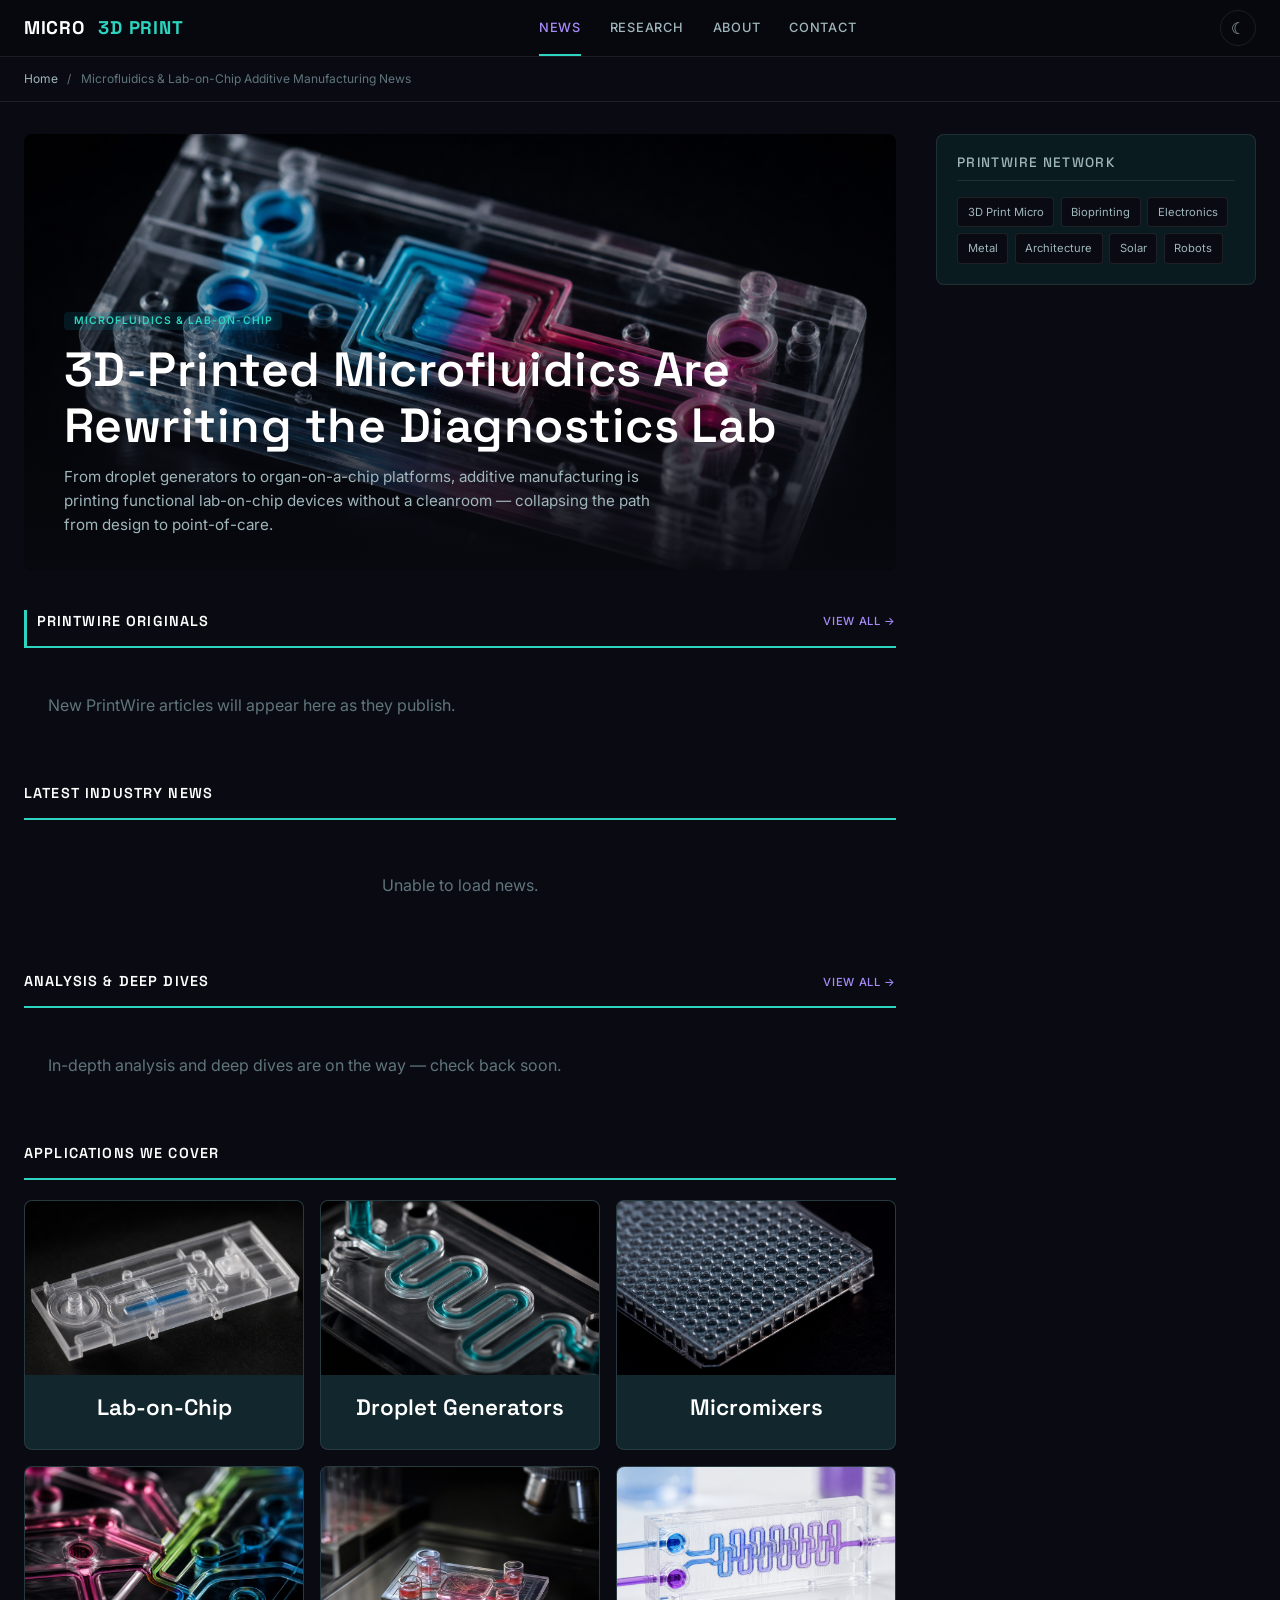
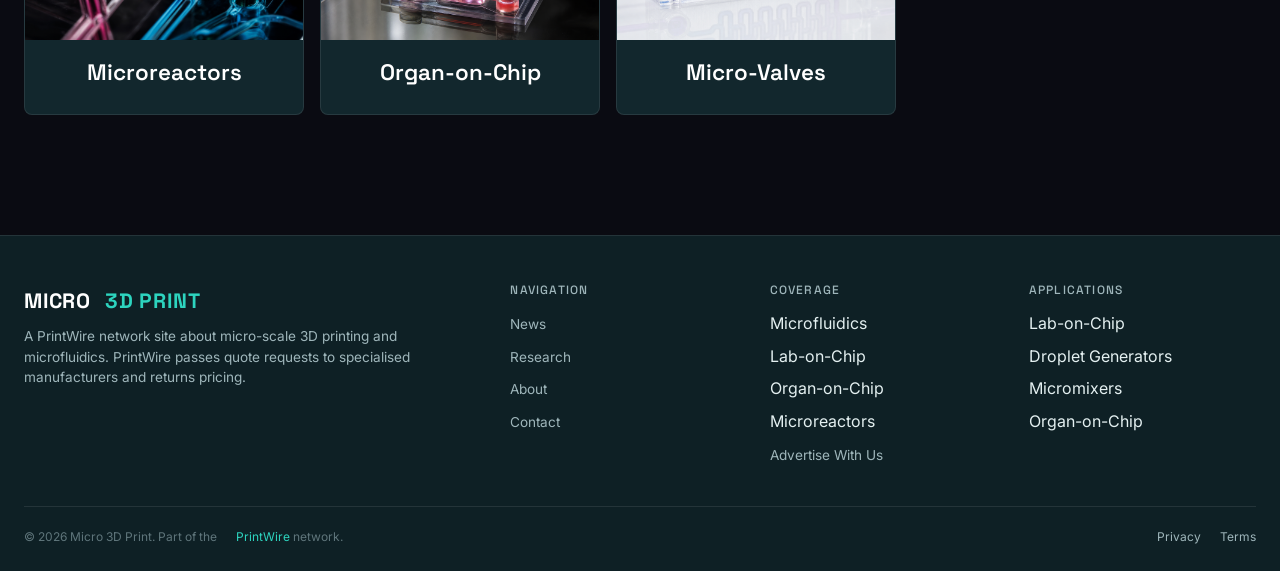
<file: static/index.html>
<!DOCTYPE html>
<html lang="en">
<head>
  <meta charset="UTF-8">
  <meta name="viewport" content="width=device-width, initial-scale=1.0">
  <meta name="description" content="Micro 3D Print is a PrintWire network site about micro-scale 3D printing and microfluidics. PrintWire passes quote requests to specialised manufacturers and returns pricing. PrintWire does not manufacture parts itself.">
  <title>Micro 3D Print | Micro-scale 3D printing and microfluidics</title>
  <link rel="preconnect" href="https://fonts.googleapis.com">
  <link rel="preconnect" href="https://fonts.gstatic.com" crossorigin>
  <link href="https://fonts.googleapis.com/css2?family=Space+Grotesk:wght@500;600;700&family=Inter:wght@400;500;600&display=swap" rel="stylesheet">
  <link rel="stylesheet" href="css/editorial.css">
  <link rel="icon" type="image/svg+xml" href="/favicon.svg">
  <meta property="og:type" content="website">
  <meta property="og:title" content="Micro 3D Print | Micro-scale 3D printing and microfluidics">
  <meta property="og:description" content="Micro 3D Print is a PrintWire network site about micro-scale 3D printing and microfluidics. PrintWire passes quote requests to specialised manufacturers and returns pricing. PrintWire does not manufacture parts itself.">
  <meta property="og:image" content="https://micro3dprint.com/images/l01_hero_labonchip.png">
  <meta property="og:url" content="https://micro3dprint.com/">
  <meta name="twitter:card" content="summary_large_image">
  <meta name="twitter:image" content="https://micro3dprint.com/images/l01_hero_labonchip.png">
</head>
<body>

<header class="ed-header">
  <div class="ed-header-inner">
    <a href="index.html" class="ed-logo">
      MICRO&nbsp;<span class="ed-logo-accent">3D&nbsp;PRINT</span>
    </a>
    <button class="ed-nav-toggle" aria-label="Menu" onclick="document.querySelector('.ed-nav').classList.toggle('open')">&#9776;</button>
    <nav class="ed-nav">
      <a href="index.html" class="active">News</a>
      <a href="/articles/">Research</a>
      <a href="about.html">About</a>
      <a href="contact.html">Contact</a>
    </nav>
    <button class="ed-theme-toggle" id="themeToggle" aria-label="Toggle light/dark mode" title="Toggle light/dark mode">&#9790;</button>
  </div>
</header>

<div class="ed-breadcrumbs">
  <a href="index.html">Home</a> <span>/</span> Microfluidics &amp; Lab-on-Chip Additive Manufacturing News
</div>

<div class="ed-layout">
  <div class="ed-main">

    <article class="ed-hero">
      <img src="images/l01_hero_labonchip.png" alt="Microfluidics & Lab-on-Chip">
      <div class="ed-hero-overlay"></div>
      <div class="ed-hero-content">
        <span class="ed-badge">Microfluidics & Lab-on-Chip</span>
        <h1>3D-Printed Microfluidics Are Rewriting the Diagnostics Lab</h1>
        <p class="ed-hero-excerpt">From droplet generators to organ-on-a-chip platforms, additive manufacturing is printing functional lab-on-chip devices without a cleanroom — collapsing the path from design to point-of-care.</p>
      </div>
    </article>


    <div class="ed-section-label" style="border-left:3px solid var(--accent);padding-left:0.6rem;">
      PrintWire Originals
      <a href="/articles/">View All &rarr;</a>
    </div>
    <div class="ed-card-grid" id="pwOriginals">
      <div style="grid-column:1/-1;text-align:center;padding:2rem;color:var(--text-faint);">Loading PrintWire articles…</div>
    </div>

    <div class="ed-section-label">
      Latest Industry News
      
    </div>
    <div class="ed-card-grid" id="newsGrid">
      <div style="grid-column: 1/-1; text-align:center; padding:2rem; color:var(--text-faint);">Loading latest news…</div>
    </div>

    <div class="ed-section-label">
      Analysis &amp; Deep Dives
      <a href="/articles/">View All &rarr;</a>
    </div>
    <div class="ed-list" id="pwDeepDives">
      <div style="padding:1.5rem;color:var(--text-faint);">Loading analysis…</div>
    </div>

    <div class="ed-section-label">
      Applications We Cover
    </div>
    <div class="ed-card-grid" style="grid-template-columns: repeat(3, 1fr); gap: 1rem; margin-bottom: 2.5rem;">
      <div class="ed-card" style="text-align:center;">
        <img class="ed-card-img" src="images/l05_diag_cartridge.png" alt="Lab-on-Chip">
        <div class="ed-card-body"><h3>Lab-on-Chip</h3></div>
      </div>
      <div class="ed-card" style="text-align:center;">
        <img class="ed-card-img" src="images/l06_micro_mixer.png" alt="Droplet Generators">
        <div class="ed-card-body"><h3>Droplet Generators</h3></div>
      </div>
      <div class="ed-card" style="text-align:center;">
        <img class="ed-card-img" src="images/l07_biochip_macro.png" alt="Micromixers">
        <div class="ed-card-body"><h3>Micromixers</h3></div>
      </div>
      <div class="ed-card" style="text-align:center;">
        <img class="ed-card-img" src="images/l02_micro_channels.png" alt="Microreactors">
        <div class="ed-card-body"><h3>Microreactors</h3></div>
      </div>
      <div class="ed-card" style="text-align:center;">
        <img class="ed-card-img" src="images/l04_organ_chip.png" alt="Organ-on-Chip">
        <div class="ed-card-body"><h3>Organ-on-Chip</h3></div>
      </div>
      <div class="ed-card" style="text-align:center;">
        <img class="ed-card-img" src="images/mp04_micro_mixer.png" alt="Micro-Valves">
        <div class="ed-card-body"><h3>Micro-Valves</h3></div>
      </div>
    </div>


  </div>

  <aside class="ed-sidebar">





    <div class="ed-sidebar-block">
      <h4>PrintWire Network</h4>
      <div class="ed-network-links">
        <a href="https://3dprintmicro.com">3D Print Micro</a>
        <a href="https://3dprinttissue.com">Bioprinting</a>
        <a href="https://3dprintcircuitry.com">Electronics</a>
        <a href="https://dmls3d.com">Metal</a>
        <a href="https://3dprintarchitecture.com">Architecture</a>
        <a href="https://3dprintsolar.com">Solar</a>
        <a href="https://3dprintrobots.com">Robots</a>
      </div>
    </div>


  </aside>
</div>

<footer class="ed-footer">
  <div class="ed-footer-inner">
    <div class="ed-footer-brand">
      <div class="ed-logo" style="font-size:1.3rem; margin-bottom: 0.5rem;">MICRO&nbsp;<span class="ed-logo-accent">3D&nbsp;PRINT</span></div>
      <p>A PrintWire network site about micro-scale 3D printing and microfluidics. PrintWire passes quote requests to specialised manufacturers and returns pricing.</p>
    </div>
    <div>
      <h4>Navigation</h4>
      <ul>
        <li><a href="index.html">News</a></li>
        <li><a href="/articles/">Research</a></li>
        <li><a href="about.html">About</a></li>
        <li><a href="contact.html">Contact</a></li>
      </ul>
    </div>
    <div>
      <h4>Coverage</h4>
      <ul>
        <li>Microfluidics</li>
        <li>Lab-on-Chip</li>
        <li>Organ-on-Chip</li>
        <li>Microreactors</li>
        <li><a href="advertise.html">Advertise With Us</a></li>
      </ul>
    </div>
    <div>
      <h4>Applications</h4>
      <ul>
        <li>Lab-on-Chip</li>
        <li>Droplet Generators</li>
        <li>Micromixers</li>
        <li>Organ-on-Chip</li>
      </ul>
    </div>
  </div>
  <div class="ed-footer-bottom">
    <span>&copy; 2026 Micro 3D Print. Part of the <a href="https://3dprint.space" style="color:var(--accent);">PrintWire</a> network.</span>
    <span>
      <a href="/privacy.html">Privacy</a>
      <a href="/terms.html">Terms</a>
    </span>
  </div>
</footer>

<script>
document.querySelector('.ed-nav-toggle')?.addEventListener('click', () => {
  document.querySelector('.ed-nav').classList.toggle('open');
});

(function() {
  const btn = document.getElementById('themeToggle');
  const root = document.documentElement;
  function setTheme(theme) {
    root.setAttribute('data-theme', theme);
    localStorage.setItem('ed-theme', theme);
    btn.innerHTML = theme === 'dark' ? '&#9790;' : '&#9728;';
    btn.title = theme === 'dark' ? 'Switch to light mode' : 'Switch to dark mode';
  }
  const saved = localStorage.getItem('ed-theme');
  setTheme(saved || 'dark');
  btn.addEventListener('click', () => {
    const current = root.getAttribute('data-theme') || 'light';
    setTheme(current === 'dark' ? 'light' : 'dark');
  });
})();

(function() {
  var grid = document.getElementById('newsGrid');
  var orig = document.getElementById('pwOriginals');

  var feeds = [
    { url: 'https://news.google.com/rss/search?q=3D+printed+microfluidics+lab+on+a+chip&hl=en-US&gl=US&ceid=US:en', name: 'Google News' },
    { url: 'https://news.google.com/rss/search?q=3D+printed+microfluidic+device+organ+on+chip&hl=en-US&gl=US&ceid=US:en', name: 'Google News' },
    { url: 'https://news.google.com/rss/search?q=microreactor+micromixer+droplet+3D+printing&hl=en-US&gl=US&ceid=US:en', name: 'Google News' },
    { url: 'https://3dprintingindustry.com/feed/', name: '3DPI' }
  ];

    function bestImg(item){
    var raw = '';
    var html = item.content || item.description || '';
    var m = html.match(/<img[^>]+src=["']([^"'>]+)["']/i);
    if (m) raw = m[1];
    if (!raw) raw = (item.enclosure && item.enclosure.link) || item.thumbnail || '';
    if (!raw) return '';
    var full = raw.replace(/-\d{2,4}x\d{2,4}(?=\.(jpg|jpeg|png|webp|gif)(\?|$))/i, '');
    return 'https://wsrv.nl/?url=' + encodeURIComponent(full) + '&w=800&h=534&fit=cover&a=attention&output=jpg&q=82';
  }
  var api = 'https://api.rss2json.com/v1/api.json?rss_url=';
  var rss = [];
  var localArts = [];
  var loaded = 0;
  var total = feeds.length;
  var fallbackImgs = ['images/mp01_microfluidic_chip.png','images/mp02_channel_network.png','images/mp03_droplet_junction.png','images/mp04_micro_mixer.png','images/mp05_microreactor.png','images/mp06_micro_valve.png','images/mp07_organ_chip.png','images/mp08_capillary.png','images/mp09_micro_manifold.png'];

  function stripHtml(html) {
    var d = document.createElement('div'); d.innerHTML = html;
    return d.textContent || '';
  }
  function esc(s) {
    var d = document.createElement('div'); d.appendChild(document.createTextNode(s));
    return d.innerHTML;
  }
  function card(a, i) {
    var img = a.img || fallbackImgs[i % fallbackImgs.length];
    var fb = fallbackImgs[(i+1) % fallbackImgs.length];
    var open = a.local
      ? 'onclick="location.href=\'' + esc(a.link) + '\'"'
      : 'onclick="window.open(\'' + esc(a.link) + '\',\'_blank\',\'noopener\')"';
    var linkAttrs = a.local ? 'href="' + esc(a.link) + '"'
      : 'href="' + esc(a.link) + '" target="_blank" rel="noopener"';
    var badge = a.local
      ? '<span class="ed-badge" style="background:var(--accent);color:#fff;">' + esc(a.source) + '</span>'
      : '<span class="ed-badge">' + esc(a.source) + '</span>';
    return '<article class="ed-card" style="cursor:pointer" ' + open + '>' +
      '<img class="ed-card-img" src="' + esc(img) + '" alt="" loading="lazy" onerror="this.onerror=null;this.src=\'' + fb + '\'">' +
      '<div class="ed-card-body">' + badge +
        '<div class="ed-card-meta">' + esc(a.dateStr || '') + '</div>' +
        '<h3><a ' + linkAttrs + ' onclick="event.stopPropagation()">' + esc(a.title) + '</a></h3>' +
        '<p class="ed-card-excerpt">' + esc(a.desc) + '</p>' +
      '</div></article>';
  }

  var localReady = fetch('network.json', { cache: 'no-store' })
    .then(function(r){ return r.ok ? r.json() : []; })
    .then(function(items){
      (items || []).forEach(function(it, i){
        localArts.push({ title: it.title, link: it.url, desc: it.summary || '',
          date: it.iso, dateStr: it.date, source: (it.origin || 'PrintWire'), local: true,
          img: it.img || fallbackImgs[i % fallbackImgs.length] });
      });
      if (orig) {
        orig.innerHTML = localArts.length
          ? localArts.slice(0, 6).map(card).join('')
          : '<div style="grid-column:1/-1;padding:1.5rem;color:var(--text-faint);">New PrintWire articles will appear here as they publish.</div>';
      }
    })
    .catch(function(){ if (orig) orig.innerHTML = ''; });

  var timeout = setTimeout(finish, 8000);
  feeds.forEach(function(feed) {
    fetch(api + encodeURIComponent(feed.url))
      .then(function(r){ return r.json(); })
      .then(function(data){
        if (data.status === 'ok' && data.items) {
          data.items.forEach(function(item){
            rss.push({ title: item.title, link: item.link,
              desc: stripHtml(item.description).substring(0,140) + '…',
              date: item.pubDate, source: feed.name, local: false,
              img: bestImg(item) });
          });
        }
      })
      .catch(function(){})
      .then(function(){ loaded++; if (loaded === total) { clearTimeout(timeout); finish(); } });
  });

  var done = false;
  function finish(){ if (done) return; done = true; localReady.then(render); }
  function render(){
    if (!grid) return;
    var merged = localArts.concat(rss);
    merged.forEach(function(a){ if (!a.dateStr && a.date) a.dateStr = new Date(a.date).toLocaleDateString('en-US',{year:'numeric',month:'short',day:'numeric'}); });
    merged.sort(function(a,b){ return new Date(b.date) - new Date(a.date); });
    var top = merged.slice(0, 8);
    grid.innerHTML = top.length
      ? top.map(card).join('')
      : '<div style="grid-column:1/-1;text-align:center;padding:2rem;color:var(--text-faint);">Unable to load news.</div>';
  }
})();

// -- Analysis & Deep Dives: PrintWire catalog in list format --
(function(){
  var box = document.getElementById('pwDeepDives');
  if (!box) return;
  function esc(s){var d=document.createElement('div');d.appendChild(document.createTextNode(s==null?'':s));return d.innerHTML;}
  var empty = '<div style="padding:1.5rem;color:var(--text-faint);">In-depth analysis and deep dives are on the way — check back soon.</div>';
  fetch('network.json',{cache:'no-store'})
    .then(function(r){ return r.ok ? r.json() : []; })
    .then(function(items){
      items = (items || []).slice();
      items.sort(function(a,b){ return (b.iso||'').localeCompare(a.iso||''); });
      if (!items.length){ box.innerHTML = empty; return; }
      box.innerHTML = items.slice(0,8).map(function(a){
        var img = a.img ? '<img src="'+esc(a.img)+'" alt="" loading="lazy">' : '';
        var meta = esc(a.date||'') + (a.origin ? ' · '+esc(a.origin) : '');
        return '<article class="ed-list-item">'+img+'<div>'+
          '<div class="ed-card-meta">'+meta+'</div>'+
          '<h3><a href="'+esc(a.url)+'">'+esc(a.title)+'</a></h3>'+
          '<p class="ed-card-excerpt">'+esc(a.summary||'')+'</p>'+
          '</div></article>';
      }).join('');
    })
    .catch(function(){ box.innerHTML = empty; });
})();
</script>
</body>
</html>
</file>
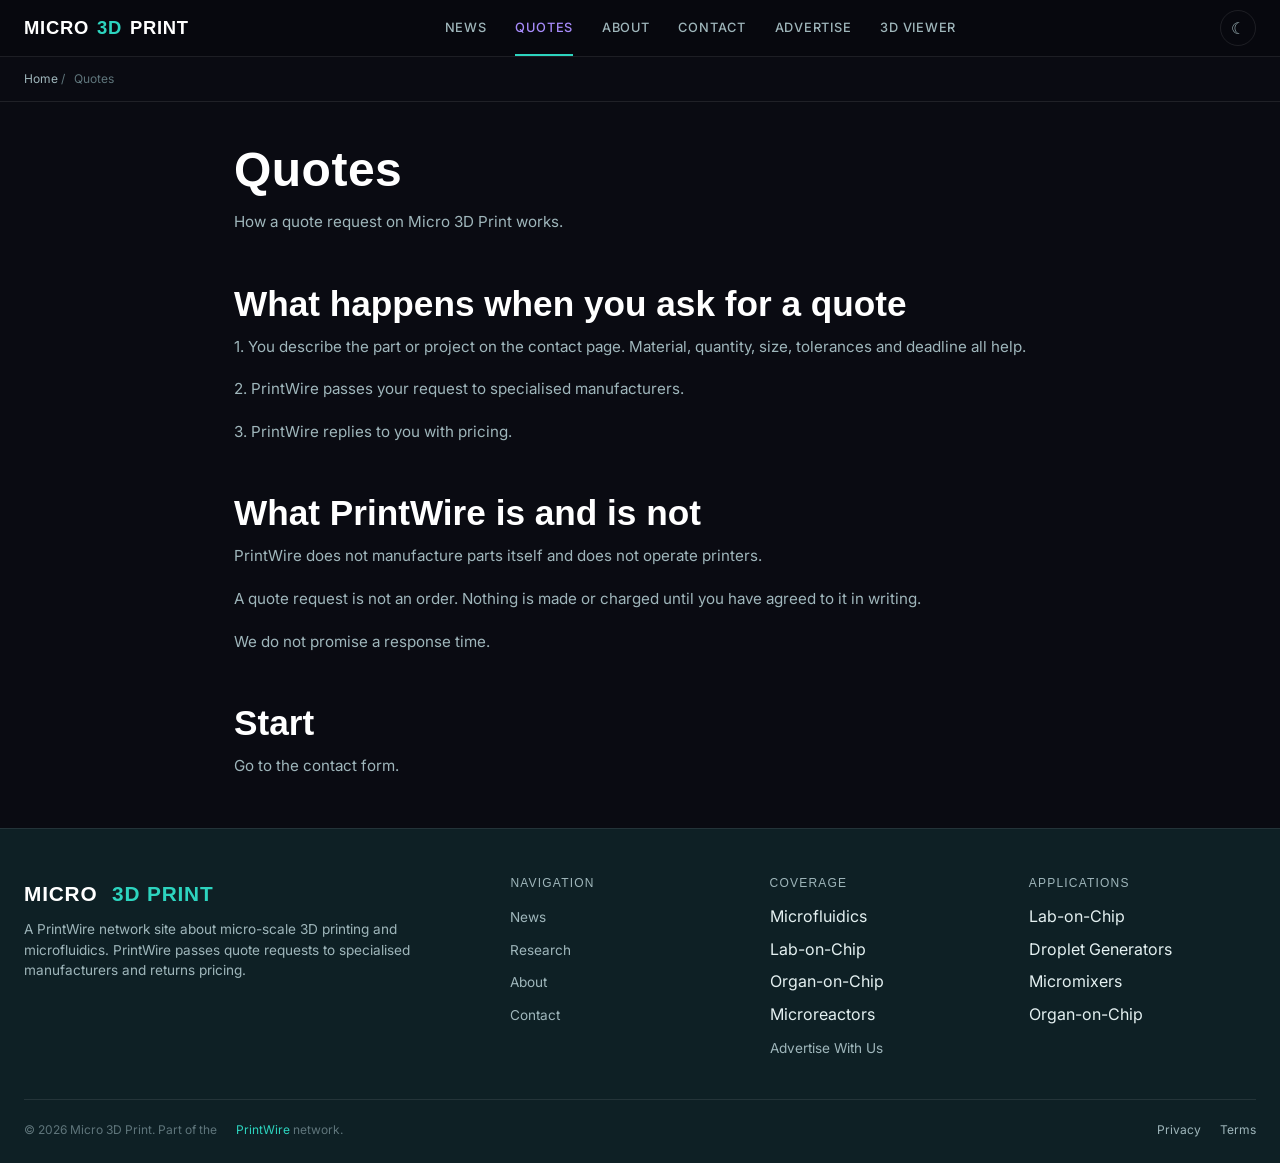
<file: static/services.html>
<!DOCTYPE html>
<html lang="en">
<head>
    <meta charset="UTF-8">
    <meta name="viewport" content="width=device-width, initial-scale=1.0">
    <meta name="description" content="How quote requests work on Micro 3D Print. PrintWire passes requests to specialised manufacturers and replies with pricing.">
    <meta property="og:title" content="Quotes | Micro 3D Print">
    <meta property="og:description" content="How quote requests work on Micro 3D Print. PrintWire passes requests to specialised manufacturers and replies with pricing.">
    <meta property="og:type" content="website">
    <meta property="og:image" content="images/13-batch-build-plate-overhead.png">
    <title>Quotes | Micro 3D Print</title>
    <link rel="preconnect" href="https://fonts.googleapis.com">
    <link rel="preconnect" href="https://fonts.gstatic.com" crossorigin>
    <link href="https://fonts.googleapis.com/css2?family=Inter:wght@400;500;600;700&family=Oswald:wght@400;500;600;700&display=swap" rel="stylesheet">
    <link rel="stylesheet" href="css/editorial.css">
</head>
<body>

<header class="ed-header">
  <div class="ed-header-inner">
    <a href="index.html" class="ed-logo">MICRO<span class="ed-logo-accent">3D</span>PRINT</a>
    <button class="ed-nav-toggle" aria-label="Menu" onclick="document.querySelector('.ed-nav').classList.toggle('open')">&#9776;</button>
    <nav class="ed-nav">
      <a href="index.html">News</a>
      <a href="services.html" class="active">Quotes</a>
      <a href="about.html">About</a>
      <a href="contact.html">Contact</a>
      <a href="advertise.html">Advertise</a>
      <a href="viewer.html">3D Viewer</a>
    </nav>
    <button class="ed-theme-toggle" id="themeToggle" aria-label="Toggle light/dark mode">&#9790;</button>
  </div>
</header>

<main>
  <nav class="ed-breadcrumbs">
    <a href="/">Home</a> / <span>Quotes</span>
  </nav>

  <div class="ed-content-narrow">

    <section class="ed-section" style="padding-top:2.5rem;">
      <h1 style="margin-bottom:0.75rem;">Quotes</h1>
      <p>How a quote request on Micro 3D Print works.</p>
    </section>

    <section class="ed-section">
      <h2 style="margin-bottom:0.6rem;">What happens when you ask for a quote</h2>
      <p>1. You describe the part or project on the <a href="/contact.html">contact page</a>. Material, quantity, size, tolerances and deadline all help.</p>
      <p>2. PrintWire passes your request to specialised manufacturers.</p>
      <p>3. PrintWire replies to you with pricing.</p>
    </section>

    <section class="ed-section">
      <h2 style="margin-bottom:0.6rem;">What PrintWire is and is not</h2>
      <p>PrintWire does not manufacture parts itself and does not operate printers.</p>
      <p>A quote request is not an order. Nothing is made or charged until you have agreed to it in writing.</p>
      <p>We do not promise a response time.</p>
    </section>

    <section class="ed-section">
      <h2 style="margin-bottom:0.6rem;">Start</h2>
      <p><a href="/contact.html">Go to the contact form</a>.</p>
    </section>

  </div>

</main>

<footer class="ed-footer">
  <div class="ed-footer-inner">
    <div class="ed-footer-brand">
      <div class="ed-logo" style="font-size:1.3rem; margin-bottom: 0.5rem;">MICRO&nbsp;<span class="ed-logo-accent">3D&nbsp;PRINT</span></div>
      <p>A PrintWire network site about micro-scale 3D printing and microfluidics. PrintWire passes quote requests to specialised manufacturers and returns pricing.</p>
    </div>
    <div>
      <h4>Navigation</h4>
      <ul>
        <li><a href="/">News</a></li>
        <li><a href="/articles/">Research</a></li>
        <li><a href="/about.html">About</a></li>
        <li><a href="/contact.html">Contact</a></li>
      </ul>
    </div>
    <div>
      <h4>Coverage</h4>
      <ul>
        <li>Microfluidics</li>
        <li>Lab-on-Chip</li>
        <li>Organ-on-Chip</li>
        <li>Microreactors</li>
        <li><a href="/advertise.html">Advertise With Us</a></li>
      </ul>
    </div>
    <div>
      <h4>Applications</h4>
      <ul>
        <li>Lab-on-Chip</li>
        <li>Droplet Generators</li>
        <li>Micromixers</li>
        <li>Organ-on-Chip</li>
      </ul>
    </div>
  </div>
  <div class="ed-footer-bottom">
    <span>&copy; 2026 Micro 3D Print. Part of the <a href="https://3dprint.space" style="color:var(--accent);">PrintWire</a> network.</span>
    <span>
      <a href="/privacy.html">Privacy</a>
      <a href="/terms.html">Terms</a>
    </span>
  </div>
</footer>

<script>
(function() {
  var btn = document.getElementById('themeToggle');
  var root = document.documentElement;
  function setTheme(t) { root.setAttribute('data-theme', t); localStorage.setItem('ed-theme', t); btn.innerHTML = t === 'dark' ? '&#9790;' : '&#9728;'; }
  var s = localStorage.getItem('ed-theme');
  if (s) setTheme(s); else if (window.matchMedia('(prefers-color-scheme: light)').matches) setTheme('light'); else setTheme('dark');
  btn.addEventListener('click', function() { setTheme(root.getAttribute('data-theme') === 'dark' ? 'light' : 'dark'); });
})();
</script>

</body>
</html>
</file>
<file: static/css/editorial.css>
/* ============================================
   3dprintmetal.com — Editorial Layout
   Inspired by 3dnatives.com, modernized
   ============================================ */

/* ── Shared Tokens ───────────────────────────── */
:root {
  --accent: #00a8cc;
  --accent-dark: #008fad;
  --accent-dim: rgba(0,168,204,0.12);
  --red: #e53e3e;
  --radius: 8px;
  --radius-sm: 4px;
  --font-display: 'Oswald', sans-serif;
  --font-body: 'Inter', sans-serif;
  --transition: 0.25s cubic-bezier(0.4,0,0.2,1);
}

/* ── Dark Mode (default) ─────────────────────── */
:root, [data-theme="dark"] {
  --bg: #08090f;
  --bg-surface: #0e1019;
  --bg-card: #141620;
  --bg-card-hover: #1a1d2e;
  --bg-sidebar: #0f1118;
  --text: #e2e4e8;
  --text-dim: #8a8f9d;
  --text-faint: #555a68;
  --heading: #ffffff;
  --border: rgba(255,255,255,0.06);
  --border-accent: rgba(0,168,204,0.2);
  --shadow: 0 1px 3px rgba(0,0,0,0.4);
  --shadow-hover: 0 8px 24px rgba(0,0,0,0.5);
  --header-bg: rgba(8,9,15,0.92);
  --badge-bg: rgba(0,168,204,0.12);
  --input-bg: #0a0b12;
}

/* ── Light Mode ──────────────────────────────── */
[data-theme="light"] {
  --accent: #0077a8;
  --accent-dark: #005f85;
  --accent-dim: rgba(0,119,168,0.08);
  --bg: #f5f6f8;
  --bg-surface: #ffffff;
  --bg-card: #ffffff;
  --bg-card-hover: #f0f1f3;
  --bg-sidebar: #fafbfc;
  --text: #2d3748;
  --text-dim: #5a6577;
  --text-faint: #8e96a4;
  --heading: #1a202c;
  --border: rgba(0,0,0,0.08);
  --border-accent: rgba(0,119,168,0.2);
  --shadow: 0 1px 3px rgba(0,0,0,0.06);
  --shadow-hover: 0 8px 24px rgba(0,0,0,0.1);
  --header-bg: rgba(255,255,255,0.95);
  --badge-bg: rgba(0,119,168,0.08);
  --input-bg: #f0f1f3;
}

/* System preference when no manual choice */
@media (prefers-color-scheme: light) {
  :root:not([data-theme]) {
    --accent: #0077a8;
    --accent-dark: #005f85;
    --accent-dim: rgba(0,119,168,0.08);
    --bg: #f5f6f8;
    --bg-surface: #ffffff;
    --bg-card: #ffffff;
    --bg-card-hover: #f0f1f3;
    --bg-sidebar: #fafbfc;
    --text: #2d3748;
    --text-dim: #5a6577;
    --text-faint: #8e96a4;
    --heading: #1a202c;
    --border: rgba(0,0,0,0.08);
    --border-accent: rgba(0,119,168,0.2);
    --shadow: 0 1px 3px rgba(0,0,0,0.06);
    --shadow-hover: 0 8px 24px rgba(0,0,0,0.1);
    --header-bg: rgba(255,255,255,0.95);
    --badge-bg: rgba(0,119,168,0.08);
    --input-bg: #f0f1f3;
  }
}

/* ── Reset ───────────────────────────────────── */
*,*::before,*::after { margin:0;padding:0;box-sizing:border-box; }
html { scroll-behavior:smooth; font-size:16px; }
body {
  font-family: var(--font-body);
  color: var(--text);
  background: var(--input-bg);
  line-height: 1.65;
  -webkit-font-smoothing: antialiased;
  overflow-x: hidden;
}
a { color: inherit; text-decoration: none; }
img { max-width: 100%; display: block; }

/* ── Typography ──────────────────────────────── */
h1,h2,h3,h4 { font-family: var(--font-display); font-weight: 600; line-height: 1.15; color: var(--heading); }
h1 { font-size: clamp(2rem, 5vw, 3rem); letter-spacing: 0.01em; }
h2 { font-size: clamp(1.5rem, 3.5vw, 2.2rem); }
h3 { font-size: clamp(1.1rem, 2vw, 1.4rem); }
h4 { font-size: 0.85rem; text-transform: uppercase; letter-spacing: 0.1em; color: var(--text-dim); font-weight: 500; }

/* ── Header ──────────────────────────────────── */
.ed-header {
  position: sticky; top: 0; z-index: 100;
  background: var(--header-bg);
  backdrop-filter: blur(16px);
  border-bottom: 1px solid var(--border);
}
.ed-header-inner {
  max-width: 1280px;
  margin: 0 auto;
  display: flex;
  align-items: center;
  justify-content: space-between;
  padding: 0 1.5rem;
  height: 56px;
}
.ed-logo {
  font-family: var(--font-display);
  font-size: 1.15rem;
  font-weight: 700;
  color: var(--heading);
  letter-spacing: 0.04em;
  display: flex; align-items: center; gap: 0.5rem;
}
.ed-logo-accent { color: var(--accent); }
.ed-nav { display: flex; gap: 0; align-items: center; }
.ed-nav a {
  padding: 0 0.9rem;
  font-size: 0.8rem;
  font-weight: 500;
  color: var(--text-dim);
  text-transform: uppercase;
  letter-spacing: 0.06em;
  transition: color var(--transition);
  line-height: 56px;
  position: relative;
}
.ed-nav a:hover, .ed-nav a.active { color: var(--heading); }
.ed-nav a.active::after {
  content: ''; position: absolute; bottom: 0; left: 0.9rem; right: 0.9rem;
  height: 2px; background: var(--accent);
}
.ed-nav-toggle {
  display: none; background: none; border: none; color: var(--text);
  font-size: 1.5rem; cursor: pointer; padding: 0.5rem;
}

/* Theme toggle */
.ed-theme-toggle {
  background: none; border: 1px solid var(--border);
  color: var(--text-dim); cursor: pointer;
  width: 36px; height: 36px;
  border-radius: 50%;
  display: flex; align-items: center; justify-content: center;
  font-size: 1rem;
  transition: all var(--transition);
  margin-left: 0.5rem;
  flex-shrink: 0;
}
.ed-theme-toggle:hover { border-color: var(--accent); color: var(--accent); }

/* ── Breadcrumbs ─────────────────────────────── */
.ed-breadcrumbs {
  max-width: 1280px; margin: 0 auto;
  padding: 0.75rem 1.5rem;
  font-size: 0.75rem;
  color: var(--text-faint);
  border-bottom: 1px solid var(--border);
}
.ed-breadcrumbs a { color: var(--text-dim); transition: color var(--transition); }
.ed-breadcrumbs a:hover { color: var(--accent); }
.ed-breadcrumbs span { margin: 0 0.4rem; }

/* ── Layout ──────────────────────────────────── */
.ed-layout {
  max-width: 1280px;
  margin: 0 auto;
  display: grid;
  grid-template-columns: 1fr 320px;
  gap: 2.5rem;
  padding: 2rem 1.5rem;
  align-items: start;
}
.ed-main { min-width: 0; }
.ed-sidebar { position: sticky; top: 72px; }

/* ── Hero / Featured Story ───────────────────── */
.ed-hero {
  margin-bottom: 2.5rem;
  position: relative;
  border-radius: var(--radius);
  overflow: hidden;
  background: var(--bg-card);
}
.ed-hero img {
  width: 100%;
  aspect-ratio: 16/8;
  object-fit: cover;
  display: block;
}
.ed-hero-overlay {
  position: absolute; inset: 0;
  background: linear-gradient(0deg, rgba(8,9,15,0.95) 0%, rgba(8,9,15,0.3) 50%, transparent 100%);
}
[data-theme="light"] .ed-hero-overlay {
  background: linear-gradient(0deg, rgba(245,246,248,0.97) 0%, rgba(245,246,248,0.4) 50%, transparent 100%);
}
.ed-hero-content {
  position: absolute;
  bottom: 0; left: 0; right: 0;
  padding: 2rem 2.5rem;
}
.ed-hero .ed-badge { margin-bottom: 0.75rem; }
.ed-hero h1 { margin-bottom: 0.5rem; }
.ed-hero h1 a { color: var(--heading); transition: color var(--transition); }
.ed-hero h1 a:hover { color: var(--accent); }
.ed-hero-meta {
  font-size: 0.8rem;
  color: var(--text-dim);
  display: flex; gap: 1rem; align-items: center;
}
.ed-hero-excerpt {
  margin-top: 0.75rem;
  font-size: 0.95rem;
  color: var(--text-dim);
  line-height: 1.6;
  max-width: 600px;
}

/* ── Badge / Tag ─────────────────────────────── */
.ed-badge {
  display: inline-block;
  font-size: 0.65rem;
  font-weight: 600;
  text-transform: uppercase;
  letter-spacing: 0.1em;
  padding: 0.25rem 0.6rem;
  border-radius: var(--radius-sm);
  background: var(--badge-bg);
  color: var(--accent);
  line-height: 1;
}
.ed-badge.red { background: rgba(255,68,68,0.12); color: var(--red); }

/* ── Section Label ───────────────────────────── */
.ed-section-label {
  font-family: var(--font-display);
  font-size: 0.9rem;
  font-weight: 600;
  text-transform: uppercase;
  letter-spacing: 0.08em;
  color: var(--heading);
  margin-bottom: 1.25rem;
  padding-bottom: 0.75rem;
  border-bottom: 2px solid var(--accent);
  display: flex;
  align-items: center;
  justify-content: space-between;
}
.ed-section-label a {
  font-family: var(--font-body);
  font-size: 0.7rem;
  font-weight: 500;
  color: var(--accent);
  text-transform: uppercase;
  letter-spacing: 0.06em;
}

/* ── Article Cards ───────────────────────────── */
.ed-card-grid {
  display: grid;
  grid-template-columns: repeat(2, 1fr);
  gap: 1.5rem;
  margin-bottom: 2.5rem;
}
.ed-card {
  background: var(--bg-card);
  border-radius: var(--radius);
  overflow: hidden;
  border: 1px solid var(--border);
  transition: transform var(--transition), box-shadow var(--transition), border-color var(--transition);
}
.ed-card:hover {
  transform: translateY(-2px);
  box-shadow: var(--shadow-hover);
  border-color: var(--border-accent);
}
.ed-card-img {
  aspect-ratio: 16/10;
  object-fit: cover;
  width: 100%;
}
.ed-card-body { padding: 1.25rem; }
.ed-card-body .ed-badge { margin-bottom: 0.65rem; }
.ed-card-body h3 { margin-bottom: 0.5rem; }
.ed-card-body h3 a { color: var(--heading); transition: color var(--transition); }
.ed-card-body h3 a:hover { color: var(--accent); }
.ed-card-meta {
  font-size: 0.75rem;
  color: var(--text-faint);
  margin-bottom: 0.5rem;
}
.ed-card-excerpt {
  font-size: 0.85rem;
  color: var(--text-dim);
  line-height: 1.55;
  display: -webkit-box;
  -webkit-line-clamp: 3;
  -webkit-box-orient: vertical;
  overflow: hidden;
}

/* ── Article List (compact) ──────────────────── */
.ed-list { display: flex; flex-direction: column; gap: 1.25rem; margin-bottom: 2.5rem; }
.ed-list-item {
  display: grid;
  grid-template-columns: 200px 1fr;
  gap: 1rem;
  padding-bottom: 1.25rem;
  border-bottom: 1px solid var(--border);
  align-items: start;
}
.ed-list-item:last-child { border-bottom: none; padding-bottom: 0; }
.ed-list-item img {
  aspect-ratio: 16/10;
  object-fit: cover;
  border-radius: var(--radius-sm);
  width: 100%;
}
.ed-list-item h3 { font-size: 1.05rem; margin-bottom: 0.35rem; }
.ed-list-item h3 a { color: var(--heading); transition: color var(--transition); }
.ed-list-item h3 a:hover { color: var(--accent); }

/* ── Sidebar ─────────────────────────────────── */
.ed-sidebar-block {
  background: var(--bg-sidebar);
  border: 1px solid var(--border);
  border-radius: var(--radius);
  padding: 1.25rem;
  margin-bottom: 1.5rem;
}
.ed-sidebar-block h4 {
  margin-bottom: 1rem;
  padding-bottom: 0.6rem;
  border-bottom: 1px solid var(--border);
}

/* Newsletter widget */
.ed-newsletter p { font-size: 0.85rem; color: var(--text-dim); margin-bottom: 1rem; line-height: 1.5; }
.ed-newsletter input[type="email"] {
  width: 100%;
  padding: 0.65rem 0.85rem;
  background: var(--input-bg);
  border: 1px solid var(--border);
  border-radius: var(--radius-sm);
  color: var(--text);
  font-size: 0.85rem;
  margin-bottom: 0.5rem;
  transition: border-color var(--transition);
}
.ed-newsletter input[type="email"]:focus { outline: none; border-color: var(--accent); }
.ed-newsletter button {
  width: 100%;
  padding: 0.65rem;
  background: var(--accent);
  border: none;
  border-radius: var(--radius-sm);
  color: #000;
  font-weight: 600;
  font-size: 0.8rem;
  cursor: pointer;
  transition: background var(--transition);
}
.ed-newsletter button:hover { background: var(--accent-dark); }

/* Popular posts widget */
.ed-popular-item {
  display: flex;
  gap: 0.75rem;
  padding: 0.65rem 0;
  border-bottom: 1px solid var(--border);
  align-items: start;
}
.ed-popular-item:last-child { border-bottom: none; }
.ed-popular-num {
  font-family: var(--font-display);
  font-size: 1.5rem;
  font-weight: 700;
  color: var(--accent-dim);
  line-height: 1;
  min-width: 1.8rem;
  color: rgba(0,217,255,0.3);
}
.ed-popular-item h3 { font-size: 0.85rem; font-weight: 500; line-height: 1.35; }
.ed-popular-item h3 a { color: var(--text); }
.ed-popular-item h3 a:hover { color: var(--accent); }
.ed-popular-meta { font-size: 0.7rem; color: var(--text-faint); margin-top: 0.2rem; }

/* Network links widget */
.ed-network-links { display: flex; flex-wrap: wrap; gap: 0.4rem; }
.ed-network-links a {
  font-size: 0.7rem;
  padding: 0.3rem 0.6rem;
  background: var(--input-bg);
  border: 1px solid var(--border);
  border-radius: var(--radius-sm);
  color: var(--text-dim);
  transition: all var(--transition);
}
.ed-network-links a:hover { border-color: var(--accent); color: var(--accent); }

/* ── Load More ───────────────────────────────── */
.ed-load-more {
  text-align: center;
  margin: 2rem 0;
}
.ed-load-more button {
  padding: 0.75rem 2.5rem;
  background: transparent;
  border: 1px solid var(--border);
  border-radius: var(--radius-sm);
  color: var(--text-dim);
  font-size: 0.8rem;
  font-weight: 500;
  cursor: pointer;
  letter-spacing: 0.04em;
  transition: all var(--transition);
}
.ed-load-more button:hover {
  border-color: var(--accent);
  color: var(--accent);
}

/* ── Stats Bar ───────────────────────────────── */
.ed-stats {
  display: grid;
  grid-template-columns: repeat(4, 1fr);
  gap: 1px;
  background: var(--border);
  border: 1px solid var(--border);
  border-radius: var(--radius);
  overflow: hidden;
  margin-bottom: 2.5rem;
}
.ed-stat {
  background: var(--bg-card);
  padding: 1.25rem;
  text-align: center;
}
.ed-stat-value {
  font-family: var(--font-display);
  font-size: 1.5rem;
  font-weight: 600;
  color: var(--accent);
}
.ed-stat-label {
  font-size: 0.7rem;
  text-transform: uppercase;
  letter-spacing: 0.08em;
  color: var(--text-faint);
  margin-top: 0.25rem;
}

/* ── Page Hero (inner pages) ─────────────────── */
.ed-page-hero {
  position: relative;
  border-radius: var(--radius);
  overflow: hidden;
  margin-bottom: 2.5rem;
  background: var(--bg-card);
}
.ed-page-hero img {
  width: 100%; aspect-ratio: 16/6; object-fit: cover;
}
.ed-page-hero-overlay {
  position: absolute; inset: 0;
  background: linear-gradient(0deg, rgba(8,9,15,0.9) 0%, rgba(8,9,15,0.4) 60%, transparent 100%);
}
[data-theme="light"] .ed-page-hero-overlay {
  background: linear-gradient(0deg, rgba(245,246,248,0.95) 0%, rgba(245,246,248,0.5) 60%, transparent 100%);
}
.ed-page-hero-content {
  position: absolute; bottom: 0; left: 0; right: 0;
  padding: 2rem 2.5rem;
}
.ed-page-hero h1 { margin-bottom: 0.5rem; }
.ed-page-hero p { color: var(--text-dim); font-size: 1rem; max-width: 600px; }

/* ── Content Sections ────────────────────────── */
.ed-content { max-width: 1280px; margin: 0 auto; padding: 0 1.5rem; }
.ed-content-narrow { max-width: 860px; margin: 0 auto; padding: 0 1.5rem; }
.ed-section { margin-bottom: 3rem; }
.ed-section p { color: var(--text-dim); line-height: 1.75; margin-bottom: 1rem; font-size: 0.95rem; }
.ed-section p:last-child { margin-bottom: 0; }

/* Two-column content block */
.ed-two-col {
  display: grid;
  grid-template-columns: 1fr 1fr;
  gap: 2.5rem;
  align-items: start;
  margin-bottom: 2.5rem;
}
.ed-two-col img { border-radius: var(--radius); width: 100%; }

/* Content cards (mission, values, etc.) */
.ed-content-card {
  background: var(--bg-card);
  border: 1px solid var(--border);
  border-radius: var(--radius);
  padding: 1.75rem;
  transition: border-color var(--transition);
}
.ed-content-card:hover { border-color: var(--border-accent); }
.ed-content-card h3 { margin-bottom: 0.75rem; font-size: 1.15rem; }
.ed-content-card p { margin-bottom: 0; }
.ed-content-card .ed-icon {
  font-size: 1.5rem; margin-bottom: 0.75rem; display: block;
}
.ed-grid-2 { display: grid; grid-template-columns: 1fr 1fr; gap: 1.5rem; margin-bottom: 2.5rem; }
.ed-grid-3 { display: grid; grid-template-columns: repeat(3, 1fr); gap: 1.5rem; margin-bottom: 2.5rem; }
.ed-grid-4 { display: grid; grid-template-columns: repeat(4, 1fr); gap: 1.25rem; margin-bottom: 2.5rem; }

/* Service detail cards */
.ed-service-detail {
  display: grid;
  grid-template-columns: 280px 1fr;
  gap: 1.5rem;
  background: var(--bg-card);
  border: 1px solid var(--border);
  border-radius: var(--radius);
  overflow: hidden;
  margin-bottom: 1.25rem;
  transition: border-color var(--transition);
}
.ed-service-detail:hover { border-color: var(--border-accent); }
.ed-service-detail img { width: 100%; height: 100%; object-fit: cover; }
.ed-service-detail-body { padding: 1.5rem 1.5rem 1.5rem 0; }
.ed-service-detail-body h3 { margin-bottom: 0.5rem; }

/* Timeline */
.ed-timeline { position: relative; padding-left: 2.5rem; margin-bottom: 2.5rem; }
.ed-timeline::before {
  content: ''; position: absolute; left: 0.75rem; top: 0; bottom: 0;
  width: 2px; background: var(--border);
}
.ed-timeline-step {
  position: relative; margin-bottom: 2rem; padding-bottom: 0;
}
.ed-timeline-step:last-child { margin-bottom: 0; }
.ed-timeline-num {
  position: absolute; left: -2.5rem; top: 0;
  width: 1.5rem; height: 1.5rem;
  background: var(--accent);
  color: #000;
  border-radius: 50%;
  font-size: 0.7rem;
  font-weight: 700;
  display: flex; align-items: center; justify-content: center;
}
.ed-timeline-step h3 { font-size: 1.05rem; margin-bottom: 0.35rem; }

/* Forms */
.ed-form { max-width: 100%; }
.ed-form-group { margin-bottom: 1rem; }
.ed-form-group label {
  display: block; font-size: 0.8rem; font-weight: 500;
  color: var(--text-dim); margin-bottom: 0.35rem;
}
.ed-form-group .required { color: var(--red); }
.ed-form-group input, .ed-form-group textarea, .ed-form-group select {
  width: 100%;
  padding: 0.7rem 0.9rem;
  background: var(--input-bg);
  border: 1px solid var(--border);
  border-radius: var(--radius-sm);
  color: var(--text);
  font-family: var(--font-body);
  font-size: 0.9rem;
  transition: border-color var(--transition);
}
.ed-form-group input:focus, .ed-form-group textarea:focus, .ed-form-group select:focus {
  outline: none; border-color: var(--accent);
}
.ed-form-group textarea { resize: vertical; }
.ed-form-submit {
  padding: 0.75rem 2rem;
  background: var(--accent);
  border: none;
  border-radius: var(--radius-sm);
  color: #000;
  font-weight: 600;
  font-size: 0.9rem;
  cursor: pointer;
  transition: background var(--transition);
}
.ed-form-submit:hover { background: var(--accent-dark); }

/* CTA Banner */
.ed-cta-banner {
  background: var(--bg-card);
  border: 1px solid var(--border-accent);
  border-radius: var(--radius);
  padding: 2.5rem;
  text-align: center;
  margin-bottom: 2.5rem;
}
.ed-cta-banner h2 { margin-bottom: 0.5rem; }
.ed-cta-banner p { color: var(--text-dim); margin-bottom: 1.25rem; max-width: 500px; margin-left: auto; margin-right: auto; }
.ed-cta-banner a {
  display: inline-block;
  padding: 0.75rem 2rem;
  background: var(--accent);
  color: #000;
  font-weight: 600;
  border-radius: var(--radius-sm);
  transition: background var(--transition);
}
.ed-cta-banner a:hover { background: var(--accent-dark); }

/* Package cards (advertise) */
.ed-package {
  background: var(--bg-card);
  border: 1px solid var(--border);
  border-radius: var(--radius);
  padding: 1.75rem;
  transition: border-color var(--transition);
}
.ed-package:hover { border-color: var(--border-accent); }
.ed-package h3 { margin-bottom: 0.5rem; }
.ed-package .ed-price {
  font-family: var(--font-display);
  font-size: 1.8rem; font-weight: 600;
  color: var(--accent); margin-bottom: 1rem;
}
.ed-package .ed-price span { font-size: 0.9rem; color: var(--text-faint); }
.ed-package ul {
  list-style: none; padding: 0;
}
.ed-package li {
  font-size: 0.85rem; color: var(--text-dim);
  padding: 0.4rem 0;
  border-bottom: 1px solid var(--border);
  padding-left: 1.2rem;
  position: relative;
}
.ed-package li:last-child { border-bottom: none; }
.ed-package li::before {
  content: '\2713'; position: absolute; left: 0;
  color: var(--accent); font-size: 0.75rem;
}

/* Contact info cards */
.ed-info-card {
  display: flex; gap: 1rem; align-items: start;
  padding: 1rem;
  background: var(--bg-card);
  border: 1px solid var(--border);
  border-radius: var(--radius);
}
.ed-info-card .ed-icon { font-size: 1.5rem; flex-shrink: 0; }
.ed-info-card h4 { font-size: 0.8rem; margin-bottom: 0.25rem; }
.ed-info-card p { font-size: 0.85rem; color: var(--text-dim); margin: 0; }

/* Materials list */
.ed-materials-list { list-style: none; padding: 0; }
.ed-materials-list li {
  padding: 0.5rem 0;
  border-bottom: 1px solid var(--border);
  font-size: 0.9rem;
  color: var(--text-dim);
  padding-left: 1.2rem;
  position: relative;
}
.ed-materials-list li::before {
  content: ''; position: absolute; left: 0; top: 50%;
  width: 6px; height: 6px; border-radius: 50%;
  background: var(--accent); transform: translateY(-50%);
}

@media (max-width: 768px) {
  .ed-two-col { grid-template-columns: 1fr; }
  .ed-grid-2, .ed-grid-3, .ed-grid-4 { grid-template-columns: 1fr; }
  .ed-service-detail { grid-template-columns: 1fr; }
  .ed-service-detail img { aspect-ratio: 16/9; }
  .ed-service-detail-body { padding: 1.25rem; }
  .ed-page-hero-content { padding: 1.5rem; }
}

/* ── Footer ──────────────────────────────────── */
.ed-footer {
  background: var(--bg-surface);
  border-top: 1px solid var(--border);
  padding: 3rem 1.5rem 1.5rem;
  margin-top: 3rem;
}
.ed-footer-inner {
  max-width: 1280px;
  margin: 0 auto;
  display: grid;
  grid-template-columns: 2fr 1fr 1fr 1fr;
  gap: 2rem;
}
.ed-footer-brand p { font-size: 0.85rem; color: var(--text-dim); margin-top: 0.5rem; line-height: 1.5; }
.ed-footer h4 { font-size: 0.75rem; margin-bottom: 0.75rem; }
.ed-footer ul { list-style: none; }
.ed-footer li { margin-bottom: 0.4rem; }
.ed-footer li a { font-size: 0.85rem; color: var(--text-dim); transition: color var(--transition); }
.ed-footer li a:hover { color: var(--accent); }
.ed-footer-bottom {
  max-width: 1280px;
  margin: 2rem auto 0;
  padding-top: 1.25rem;
  border-top: 1px solid var(--border);
  font-size: 0.75rem;
  color: var(--text-faint);
  display: flex;
  justify-content: space-between;
  align-items: center;
}
.ed-footer-bottom a { color: var(--text-dim); margin-left: 1rem; }
.ed-footer-bottom a:hover { color: var(--accent); }

/* ── Responsive ──────────────────────────────── */
@media (max-width: 1024px) {
  .ed-layout { grid-template-columns: 1fr; }
  .ed-sidebar { position: static; }
}
@media (max-width: 768px) {
  .ed-card-grid { grid-template-columns: 1fr; }
  .ed-list-item { grid-template-columns: 140px 1fr; }
  .ed-hero-content { padding: 1.5rem; }
  .ed-hero h1 { font-size: 1.5rem; }
  .ed-footer-inner { grid-template-columns: 1fr 1fr; }
  .ed-stats { grid-template-columns: repeat(2, 1fr); }
  .ed-nav { display: none; }
  .ed-nav.open { display: flex; flex-direction: column; position: absolute; top: 56px; left: 0; right: 0; background: var(--bg); border-bottom: 1px solid var(--border); padding: 0.5rem 0; }
  .ed-nav.open a { line-height: 2.5; padding: 0 1.5rem; }
  .ed-nav-toggle { display: block; }
}
@media (max-width: 480px) {
  .ed-list-item { grid-template-columns: 1fr; }
  .ed-list-item img { aspect-ratio: 16/9; }
  .ed-footer-inner { grid-template-columns: 1fr; }
  .ed-hero-excerpt { display: none; }
}

/* ── Microfluidic scheme (micro): light default + dark toggle, TEAL accent + VIOLET links ── */
:root { --font-display: 'Space Grotesk', sans-serif; --font-body: 'Inter', sans-serif; }
:root, [data-theme="light"] {
  --accent: #0D9488; --accent-dark: #0B7A70; --accent-dim: rgba(13,148,136,0.10); --link: #7C3AED;
  --bg: #EEF3F5; --bg-surface: #FFFFFF; --bg-card: #FFFFFF; --bg-card-hover: #E3ECEE;
  --bg-sidebar: #F5F9FA; --text: #0F2830; --text-dim: #4E6670; --text-faint: #8CA0A8;
  --heading: #0A2028; --border: rgba(15,40,48,0.10); --border-accent: rgba(13,148,136,0.28);
}
[data-theme="dark"] {
  --accent: #2DD4BF; --accent-dark: #14B8A6; --accent-dim: rgba(45,212,191,0.16); --link: #A78BFA;
  --bg: #071417; --bg-surface: #0E2025; --bg-card: #12272D; --bg-card-hover: #183239;
  --bg-sidebar: #0A1B1F; --text: #E4F0F1; --text-dim: #9FB6BB; --text-faint: #5F757B;
  --heading: #FFFFFF; --border: rgba(255,255,255,0.09); --border-accent: rgba(45,212,191,0.30);
}
@media (prefers-color-scheme: dark) { :root:not([data-theme]) {
  --accent: #2DD4BF; --accent-dark: #14B8A6; --link: #A78BFA; --bg: #071417; --bg-surface: #0E2025;
  --bg-card: #12272D; --text: #E4F0F1; --text-dim: #9FB6BB; --heading: #FFFFFF; --border: rgba(255,255,255,0.09);
} }
/* dual accent: teal structure, violet links & mouse-over highlights */
.ed-section-label a,
.ed-breadcrumbs a:hover, .ed-hero h1 a:hover,
.ed-card-body h3 a:hover, .ed-list-item h3 a:hover, .ed-popular-item h3 a:hover,
.ed-footer li a:hover, .ed-footer-bottom a:hover { color: var(--link) !important; }
.ed-nav a:hover, .ed-nav a.active { color: var(--link) !important; }
.ed-network-links a:hover, .ed-theme-toggle:hover { border-color: var(--link) !important; color: var(--link) !important; }
</file>
